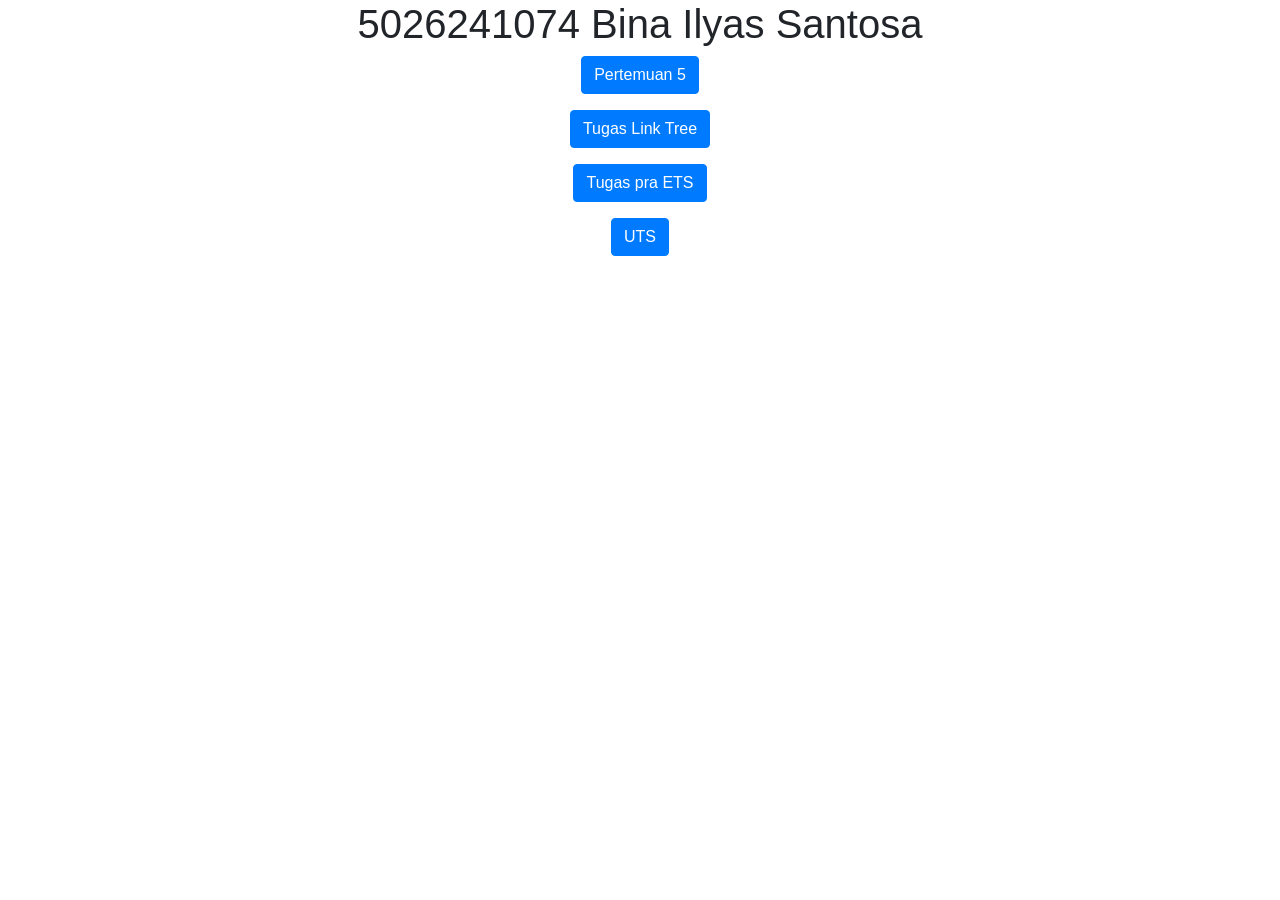
<file: index.html>
<!doctype html>
<html lang="en">
<head>
    <title>5026241074</title>
    <meta charset="utf-8" />
    <meta name="viewport" content="width=device-width, initial-scale=1" />
    <link
        rel="stylesheet"
        href="https://cdn.jsdelivr.net/npm/bootstrap@4.6.2/dist/css/bootstrap.min.css"
    />
    <script src="https://cdn.jsdelivr.net/npm/jquery@3.7.1/dist/jquery.slim.min.js"></script>
    <script src="https://cdn.jsdelivr.net/npm/popper.js@1.16.1/dist/umd/popper.min.js"></script>
    <script src="https://cdn.jsdelivr.net/npm/bootstrap@4.6.2/dist/js/bootstrap.bundle.min.js"></script>
</head>
<body>
    <div class="container">
        <center>
            <h1>5026241074 Bina Ilyas Santosa</h1>

            <p>
                <a href="pertemuan5.html" target="_blank" class="btn btn-primary">Pertemuan 5</a>
            </p>

            <p>
                <a href="linktree.html" target="_blank" class="btn btn-primary">Tugas Link Tree</a>
            </p>

            <p>
                <a href="tugas_ets.html" target="_blank" class="btn btn-primary">
                     Tugas pra ETS 
                </a>
            </p>

            <p>
                <a href="5026241074_Bina_Ilyas_Santosa.html" target="_blank" class="btn btn-primary">UTS</a>
            </p>
        </center>
    </div>
</body>
</html>
</file>
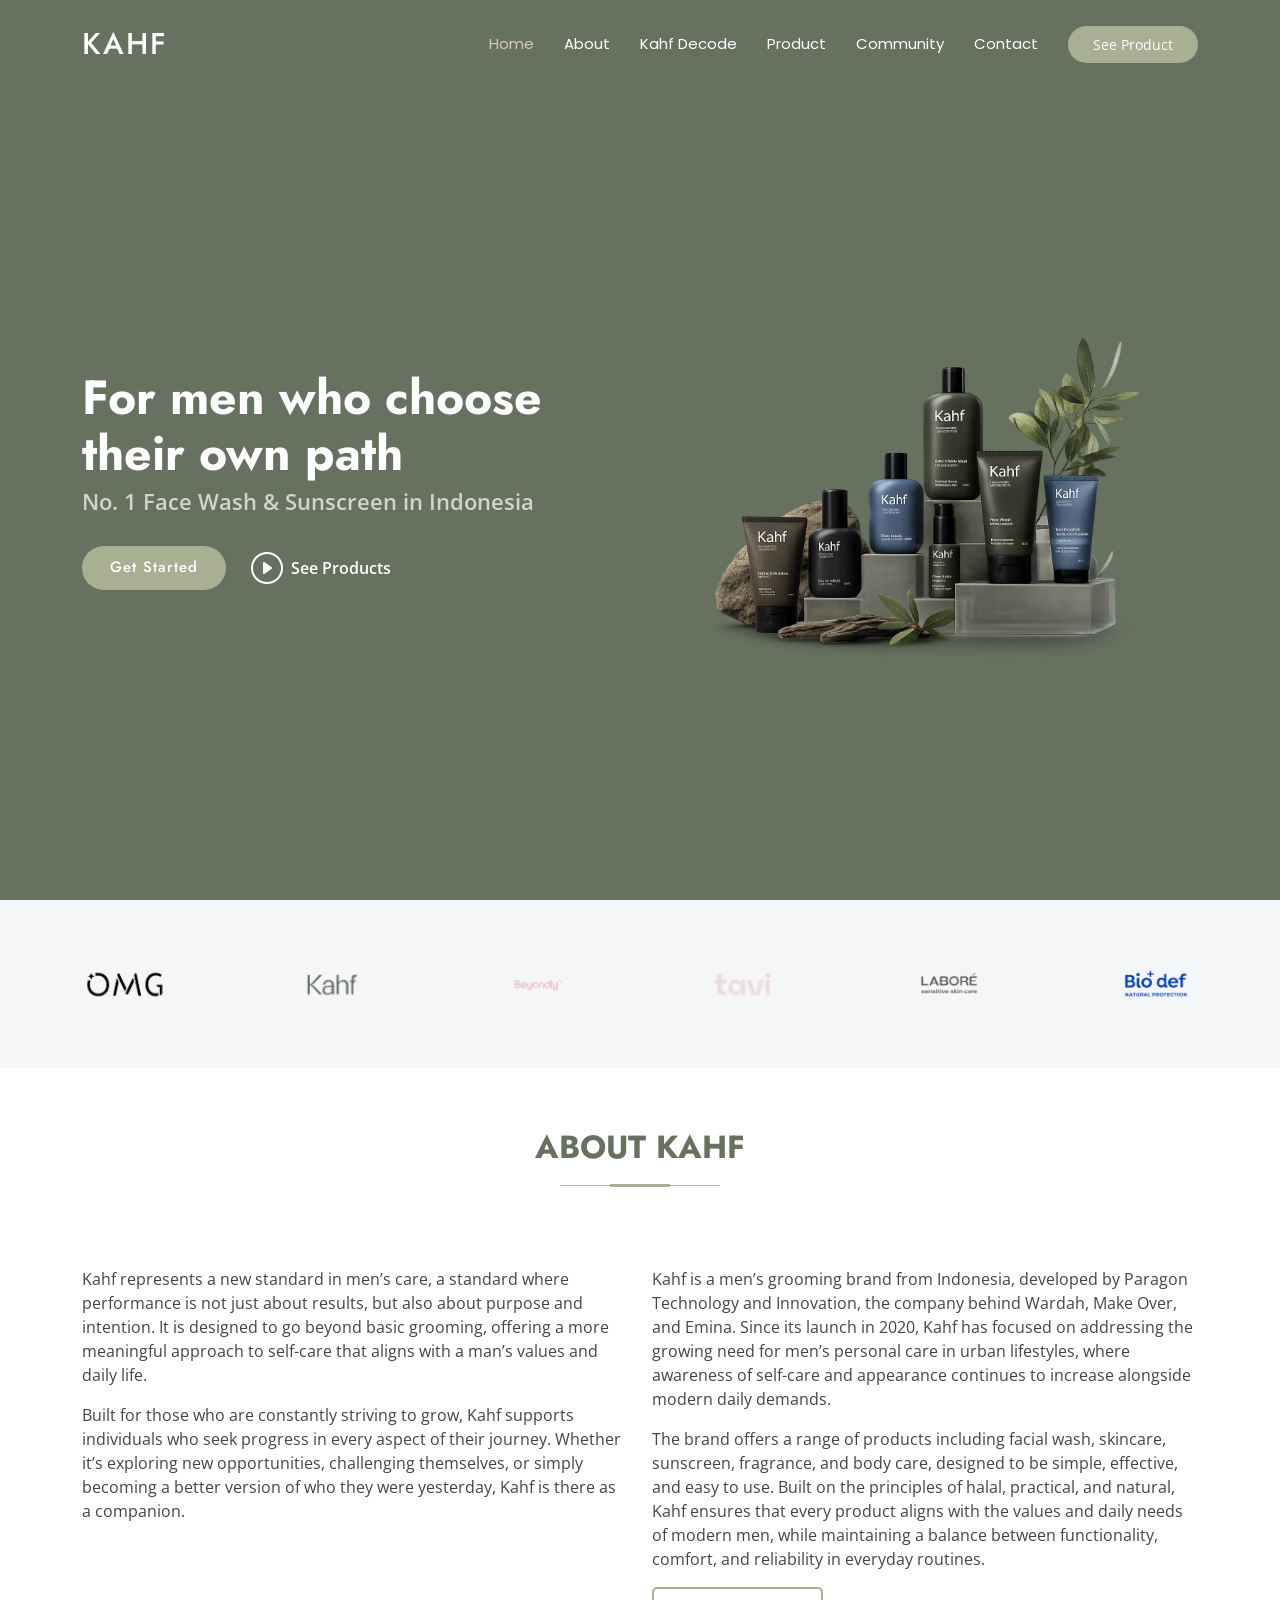
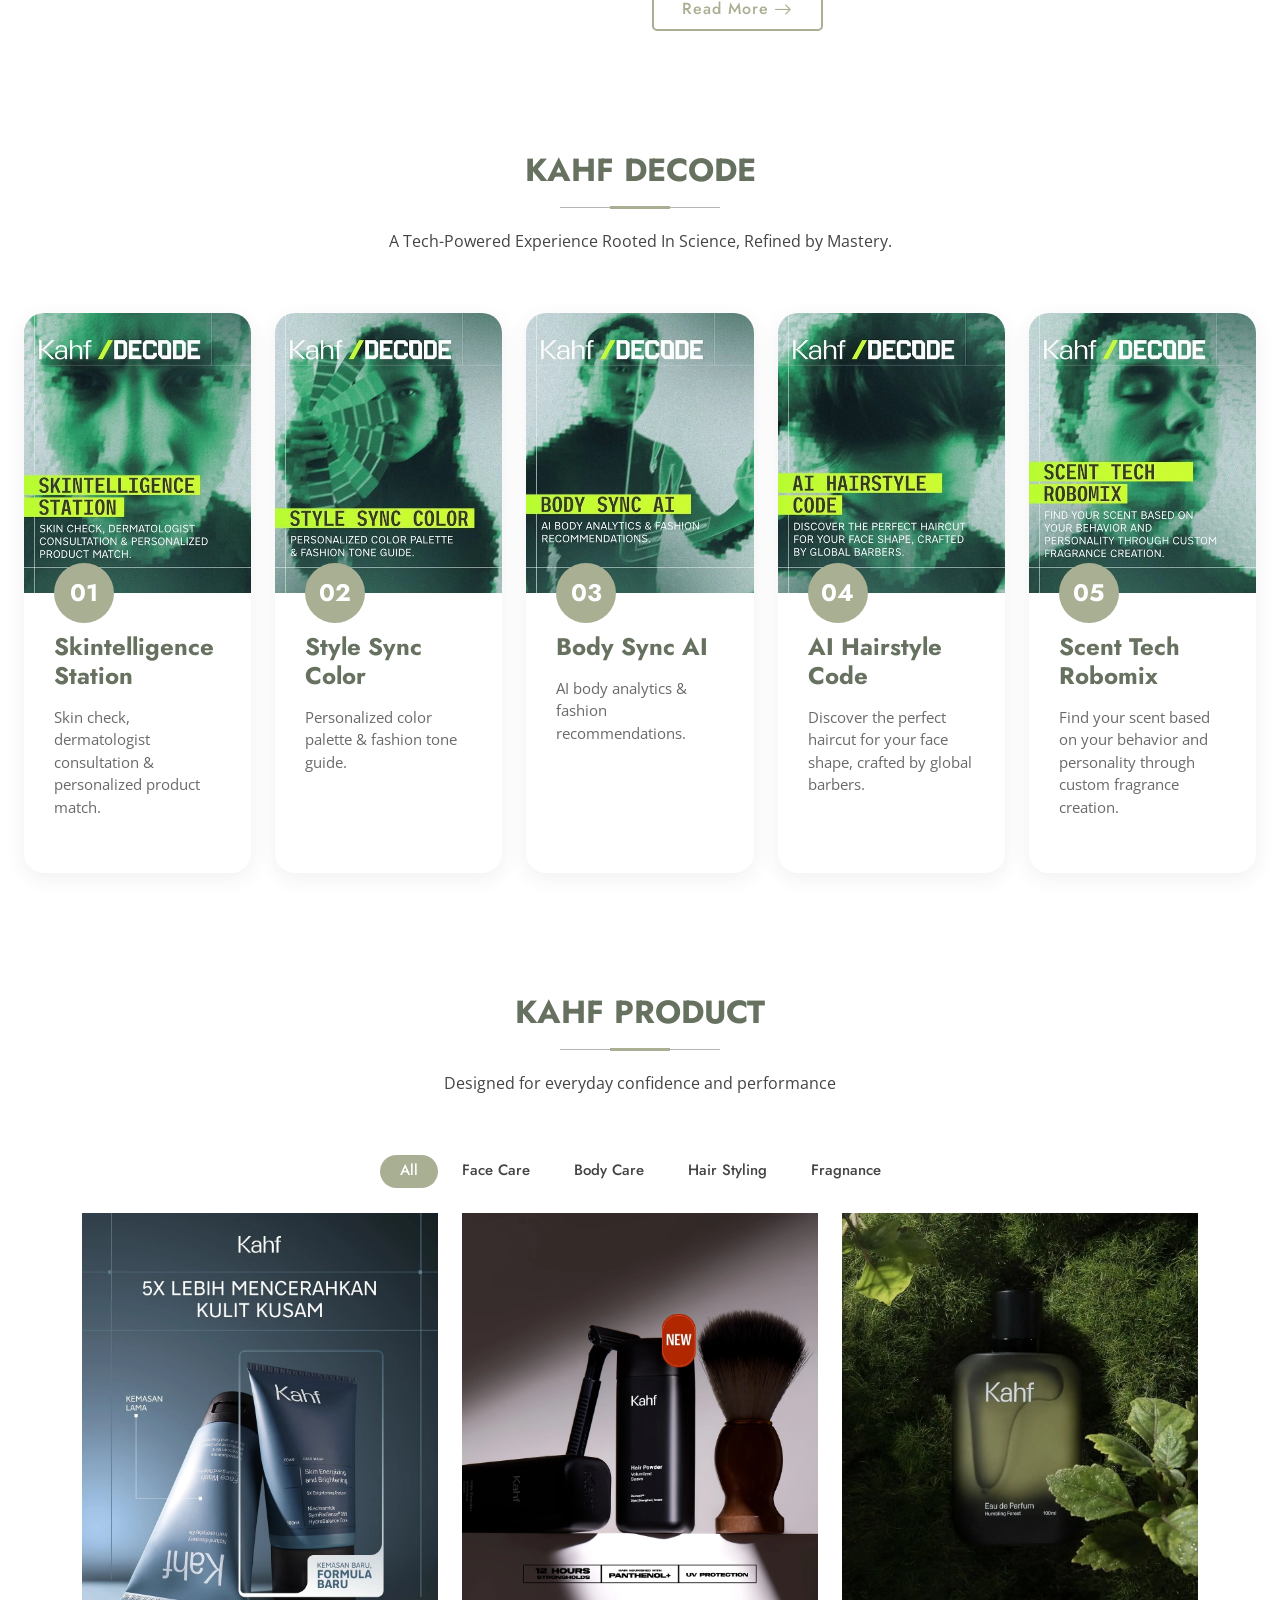
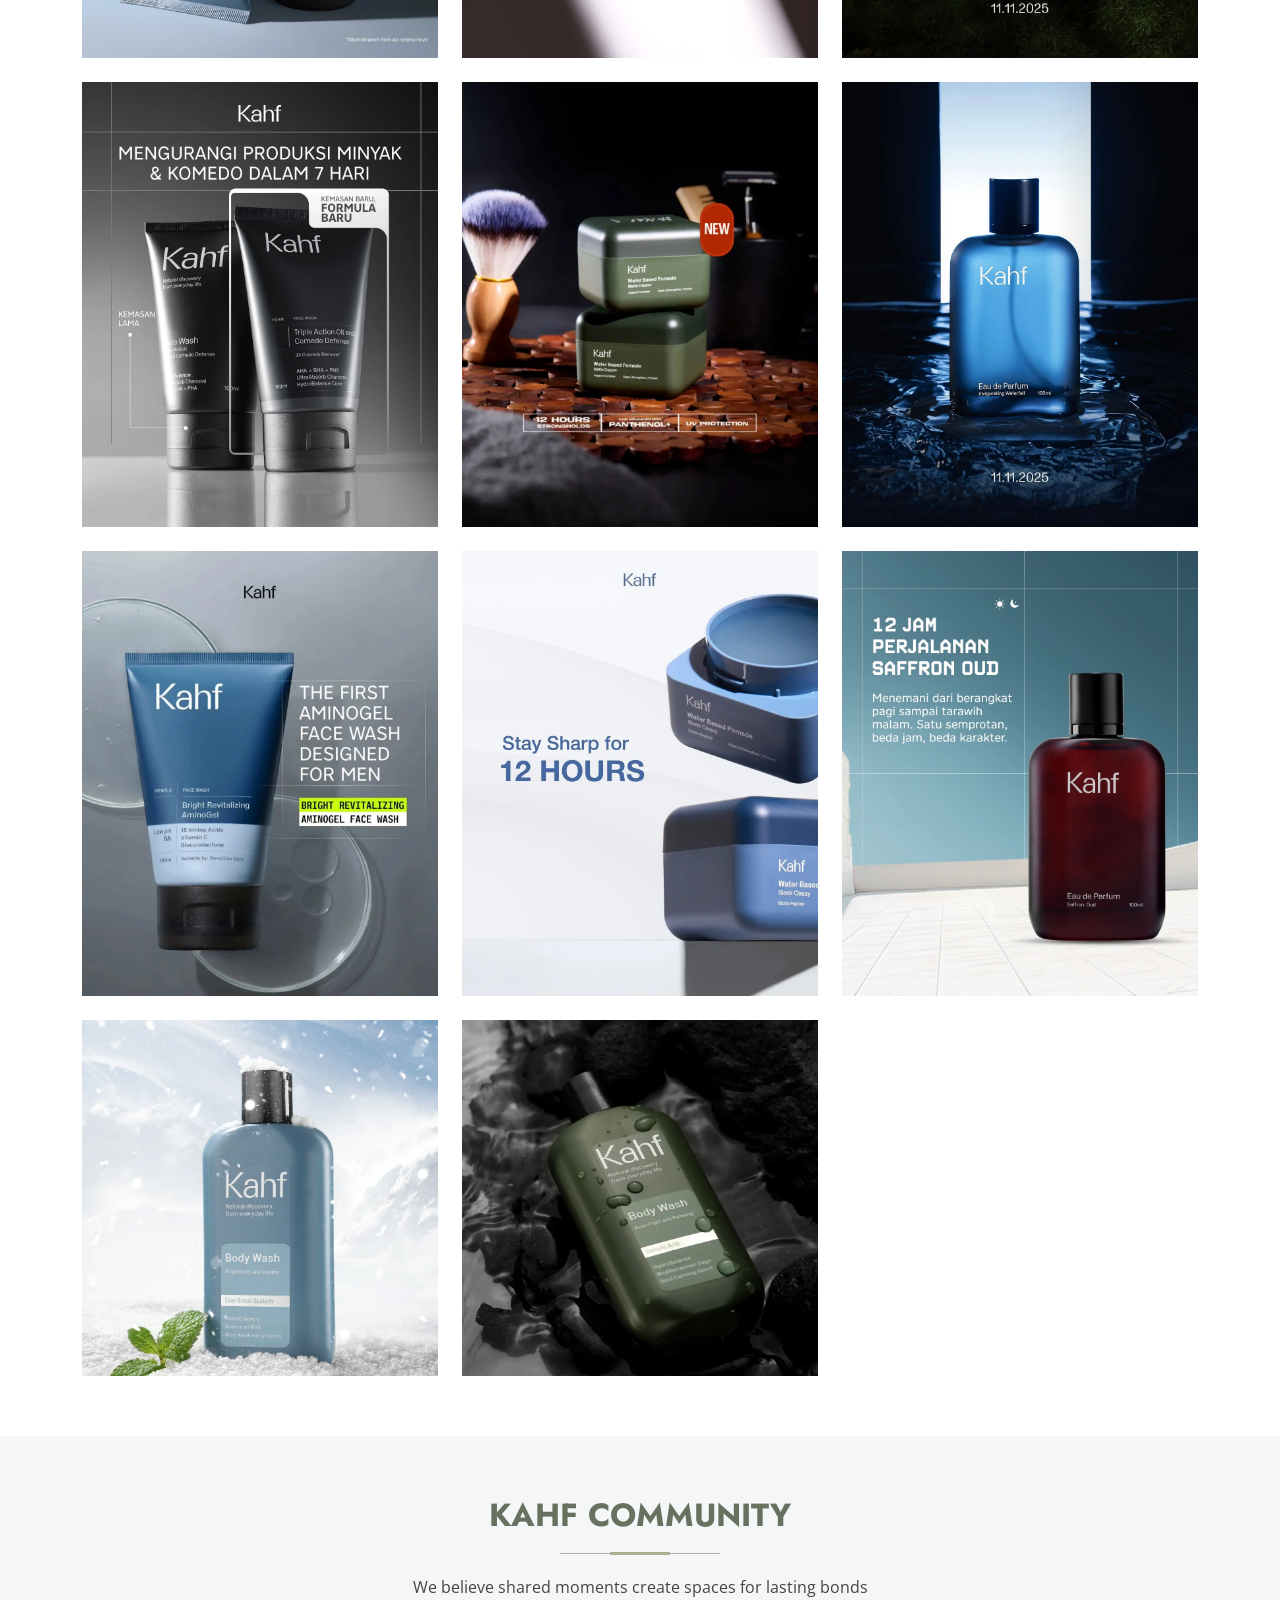
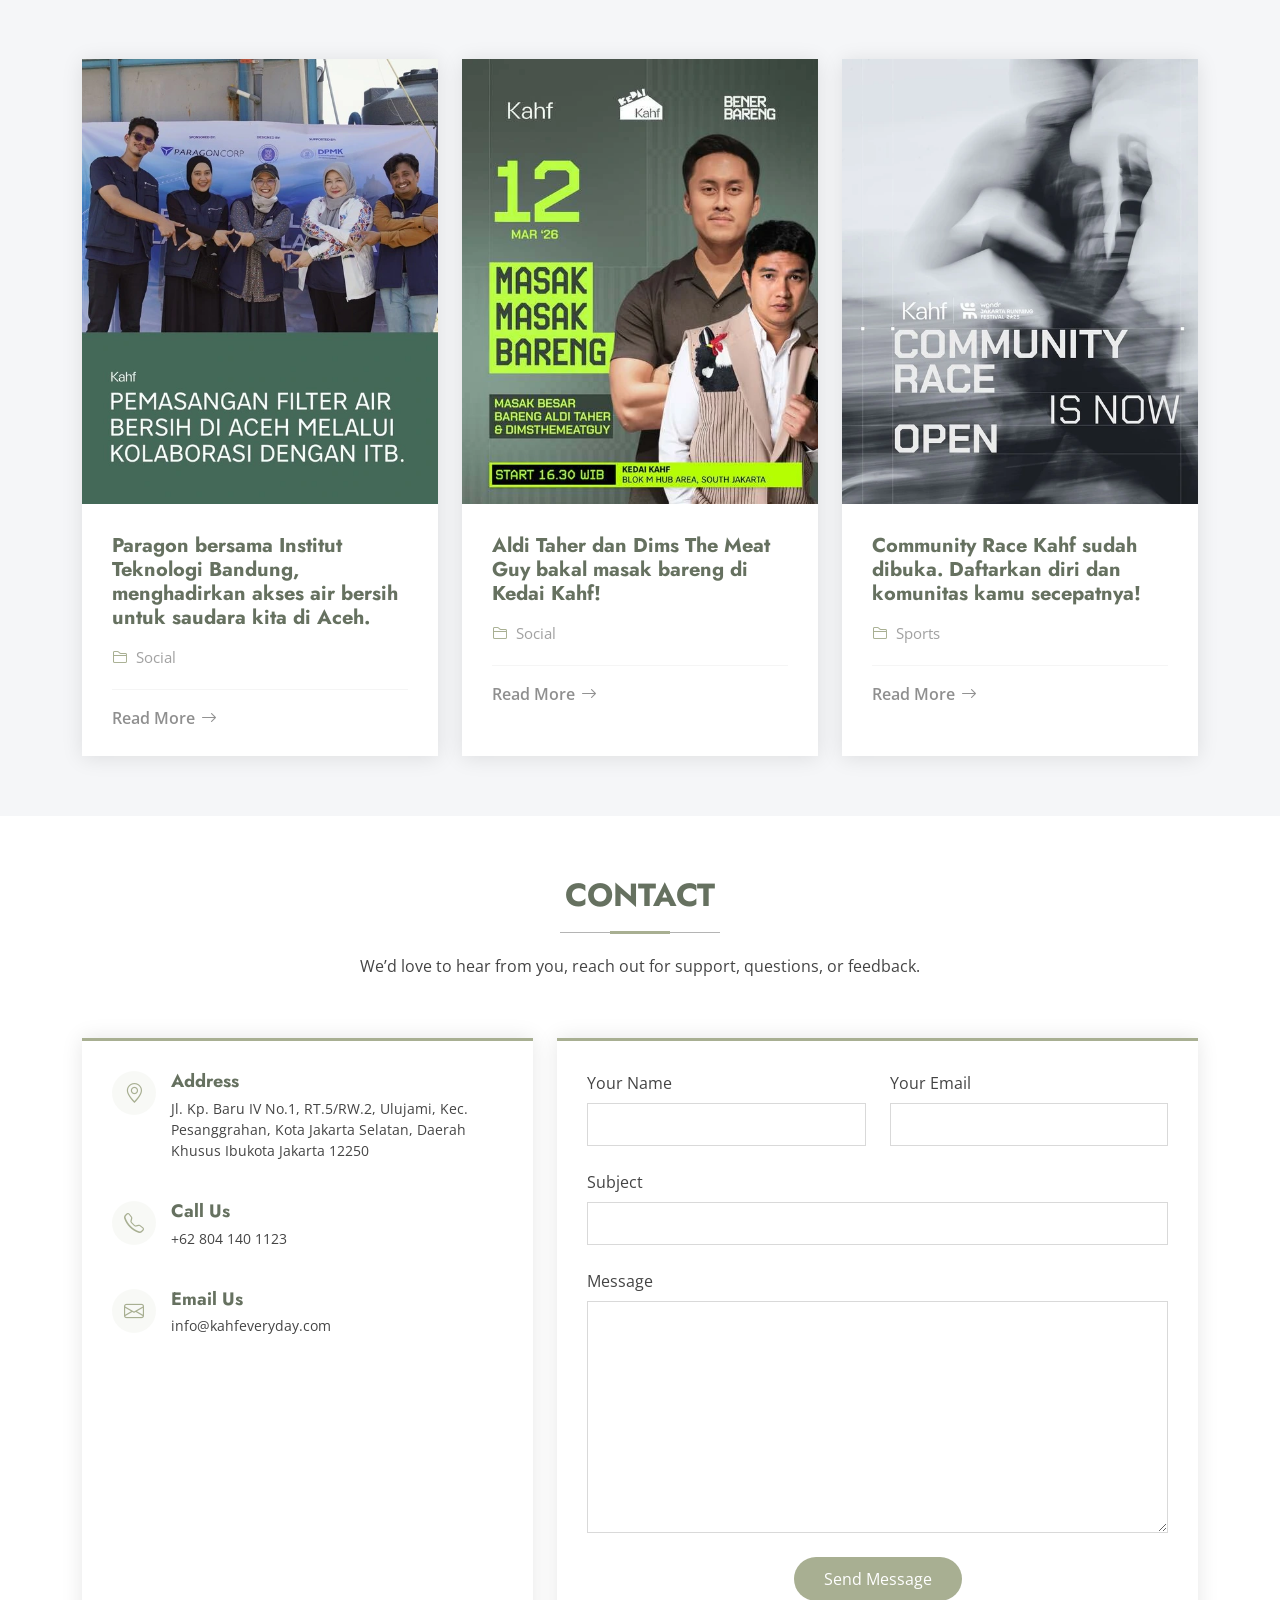
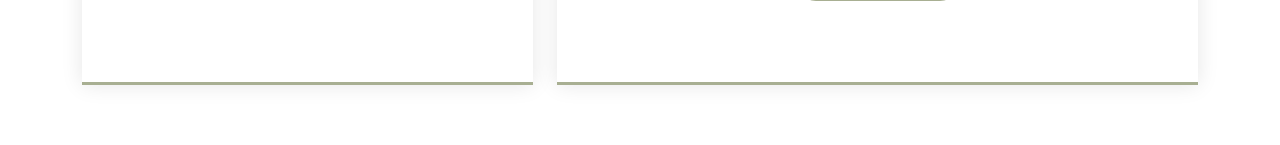
<file: tugas_ets.html>
<!DOCTYPE html>
<html lang="en">

<head>
  <meta charset="utf-8">
  <meta content="width=device-width, initial-scale=1.0" name="viewport">
  <title>Kahfeveryday</title>
  <meta name="description" content="">
  <meta name="keywords" content="">

  <!-- Favicons -->
  <link href="assetsInstagram/img/favicon.jpg" rel="icon">
  <link href="assetsInstagram/img/apple-touch-icon.png" rel="apple-touch-icon">

  <!-- Fonts -->
  <link href="https://fonts.googleapis.com" rel="preconnect">
  <link href="https://fonts.gstatic.com" rel="preconnect" crossorigin>
  <link href="https://fonts.googleapis.com/css2?family=Open+Sans:ital,wght@0,300;0,400;0,500;0,600;0,700;0,800;1,300;1,400;1,500;1,600;1,700;1,800&family=Poppins:ital,wght@0,100;0,200;0,300;0,400;0,500;0,600;0,700;0,800;0,900;1,100;1,200;1,300;1,400;1,500;1,600;1,700;1,800;1,900&family=Jost:ital,wght@0,100;0,200;0,300;0,400;0,500;0,600;0,700;0,800;0,900;1,100;1,200;1,300;1,400;1,500;1,600;1,700;1,800;1,900&display=swap" rel="stylesheet">

  <!-- Vendor CSS Files -->
  <link href="assetsInstagram/vendor/bootstrap/css/bootstrap.min.css" rel="stylesheet">
  <link href="assetsInstagram/vendor/bootstrap-icons/bootstrap-icons.css" rel="stylesheet">
  <link href="assetsInstagram/vendor/aos/aos.css" rel="stylesheet">
  <link href="assetsInstagram/vendor/glightbox/css/glightbox.min.css" rel="stylesheet">
  <link href="assetsInstagram/vendor/swiper/swiper-bundle.min.css" rel="stylesheet">

  <!-- Main CSS File -->
  <link href="assetsInstagram/css/main.css" rel="stylesheet">

  <!-- =======================================================
  * Template Name: Arsha
  * Template URL: https://bootstrapmade.com/arsha-free-bootstrap-html-template-corporate/
  * Updated: Feb 22 2025 with Bootstrap v5.3.3
  * Author: BootstrapMade.com
  * License: https://bootstrapmade.com/license/
  ======================================================== -->
</head>

<body class="index-page">

  <header id="header" class="header d-flex align-items-center fixed-top">
    <div class="container-fluid container-xl position-relative d-flex align-items-center">

      <a href="#hero" class="logo d-flex align-items-center me-auto">
        <!-- Uncomment the line below if you also wish to use an image logo -->
        <!-- <img src="assetsInstagram/img/logo.webp" alt=""> -->
        <h1 class="sitename">kahf</h1>
      </a>

      <nav id="navmenu" class="navmenu">
        <ul>
          <li><a href="#hero" class="active">Home</a></li>
          <li><a href="#about">About</a></li>
          <li><a href="#kahfdecode">Kahf Decode</a></li>
          <li><a href="#product">Product</a></li>
          <li><a href="#community">Community</a></li>
          <li><a href="#contact">Contact</a></li>
        </ul>
        <i class="mobile-nav-toggle d-xl-none bi bi-list"></i>
      </nav>

      <a class="btn-getstarted" href="#product">See Product</a>

    </div>
  </header>

  <main class="main">

    <!-- Hero Section -->
    <section id="hero" class="hero section dark-background">

      <div class="container">
        <div class="row gy-4">
          <div class="col-lg-6 order-2 order-lg-1 d-flex flex-column justify-content-center" data-aos="zoom-out">
            <h1>For men who choose their own path</h1>
            <p>No. 1 Face Wash & Sunscreen in Indonesia</p>
            <div class="d-flex">
              <a href="#about" class="btn-get-started">Get Started</a>
              <a href="https://www.youtube.com/watch?v=-B1zonQq4SY" class="glightbox btn-watch-video d-flex align-items-center"><i class="bi bi-play-circle"></i><span>See Products</span></a>
            </div>
          </div>
          <div class="col-lg-6 order-1 order-lg-2 hero-img" data-aos="zoom-out" data-aos-delay="200">
            <img src="assetsInstagram/img/hero-img.png" class="img-fluid animated" alt="">
          </div>
        </div>
      </div>

    </section><!-- /Hero Section -->

    <!-- Paragon Brand Section -->
    <section id="paragonbrand" class="paragonbrand section light-background">

      <div class="container" data-aos="zoom-in">

        <div class="swiper init-swiper">
          <script type="application/json" class="swiper-config">
            {
              "loop": true,
              "speed": 600,
              "autoplay": {
                "delay": 5000
              },
              "slidesPerView": "auto",
              "pagination": {
                "el": ".swiper-pagination",
                "type": "bullets",
                "clickable": true
              },
              "breakpoints": {
                "320": {
                  "slidesPerView": 2,
                  "spaceBetween": 40
                },
                "480": {
                  "slidesPerView": 3,
                  "spaceBetween": 60
                },
                "640": {
                  "slidesPerView": 4,
                  "spaceBetween": 80
                },
                "992": {
                  "slidesPerView": 5,
                  "spaceBetween": 120
                },
                "1200": {
                  "slidesPerView": 6,
                  "spaceBetween": 120
                }
              }
            }
          </script>
          <div class="swiper-wrapper align-items-center">
            <div class="swiper-slide"><img src="assetsInstagram/img/clients/clients-1.webp" class="img-fluid" alt=""></div>
            <div class="swiper-slide"><img src="assetsInstagram/img/clients/clients-2.webp" class="img-fluid" alt=""></div>
            <div class="swiper-slide"><img src="assetsInstagram/img/clients/clients-3.webp" class="img-fluid" alt=""></div>
            <div class="swiper-slide"><img src="assetsInstagram/img/clients/clients-4.webp" class="img-fluid" alt=""></div>
            <div class="swiper-slide"><img src="assetsInstagram/img/clients/clients-5.webp" class="img-fluid" alt=""></div>
            <div class="swiper-slide"><img src="assetsInstagram/img/clients/clients-6.webp" class="img-fluid" alt=""></div>
            <div class="swiper-slide"><img src="assetsInstagram/img/clients/clients-7.webp" class="img-fluid" alt=""></div>
            <div class="swiper-slide"><img src="assetsInstagram/img/clients/clients-8.webp" class="img-fluid" alt=""></div>
          </div>
        </div>

      </div>

    </section><!-- /About Section -->

    <!-- About Section -->
    <section id="about" class="about section">

      <!-- Section Title -->
      <div class="container section-title" data-aos="fade-up">
        <h2>About Kahf</h2>
      </div><!-- End Section Title -->

      <div class="container">

        <div class="row gy-4">

          <div class="col-lg-6 content" data-aos="fade-up" data-aos-delay="100">
            <p>
              Kahf represents a new standard in men’s care, a standard where performance is not just about results, but also about purpose and intention. 
              It is designed to go beyond basic grooming, offering a more meaningful approach to self-care that aligns with a man’s values and daily life.
              </p>
              <p>
              Built for those who are constantly striving to grow, Kahf supports individuals who seek progress in every aspect of their journey.
               Whether it’s exploring new opportunities, challenging themselves, or simply becoming a better version of who they were yesterday, Kahf is there as a companion.
            </p>
          </div>

          <div class="col-lg-6" data-aos="fade-up" data-aos-delay="200">
            <p>
              Kahf is a men’s grooming brand from Indonesia, developed by Paragon Technology and Innovation, the company behind Wardah, Make Over, and Emina. Since its launch in 2020, Kahf has focused on addressing the growing need for men’s personal care in urban lifestyles, where awareness of self-care and appearance continues to increase alongside modern daily demands.
            </p>
            <p>
              The brand offers a range of products including facial wash, skincare, sunscreen, fragrance, and body care, designed to be simple, effective, and easy to use. Built on the principles of halal, practical, and natural, Kahf ensures that every product aligns with the values and daily needs of modern men, while maintaining a balance between functionality, comfort, and reliability in everyday routines.
            </p>
            <a href="https://www.instagram.com/kahfeveryday/" target="_blank" class="read-more"><span>Read More</span><i class="bi bi-arrow-right"></i></a>
          </div>

        </div>

      </div>

    </section><!-- /About Section -->


    <!-- Kahf Decode Section -->
    <section id="kahfdecode" class="kahfdecode section">

      <!-- Section Title -->
      <div class="container section-title" data-aos="fade-up">
        <h2>Kahf Decode</h2>
        <p>A Tech-Powered Experience Rooted In Science, Refined by Mastery.</p>
      </div>

      <div class="container-fluid px-4" data-aos="fade-up" data-aos-delay="100">

        <div class="row gy-4 row-cols-2 row-cols-sm-3 row-cols-md-4 row-cols-lg-5 justify-content-center">

          <div class="col" data-aos="fade-up" data-aos-delay="200">
            <div class="steps-item">
              <div class="steps-image">
                <img src="assetsInstagram/img/steps/steps-1.webp" alt="Skintelligence Station" class="img-fluid" loading="lazy">
              </div>
              <div class="steps-content">
                <div class="steps-number">01</div>
                <h3>Skintelligence Station</h3>
                <p>Skin check, dermatologist consultation &amp; personalized product match.</p>
              </div>
            </div>
          </div>

          <div class="col" data-aos="fade-up" data-aos-delay="300">
            <div class="steps-item">
              <div class="steps-image">
                <img src="assetsInstagram/img/steps/steps-2.webp" alt="Style Sync Color" class="img-fluid" loading="lazy">
              </div>
              <div class="steps-content">
                <div class="steps-number">02</div>
                <h3>Style Sync Color</h3>
                <p>Personalized color palette &amp; fashion tone guide.</p>
              </div>
            </div>
          </div>

          <div class="col" data-aos="fade-up" data-aos-delay="400">
            <div class="steps-item">
              <div class="steps-image">
                <img src="assetsInstagram/img/steps/steps-3.webp" alt="Body Sync AI" class="img-fluid" loading="lazy">
              </div>
              <div class="steps-content">
                <div class="steps-number">03</div>
                <h3>Body Sync AI</h3>
                <p>AI body analytics &amp; fashion recommendations.</p>
              </div>
            </div>
          </div>

          <div class="col" data-aos="fade-up" data-aos-delay="500">
            <div class="steps-item">
              <div class="steps-image">
                <img src="assetsInstagram/img/steps/steps-4.webp" alt="AI Hairstyle Code" class="img-fluid" loading="lazy">
              </div>
              <div class="steps-content">
                <div class="steps-number">04</div>
                <h3>AI Hairstyle Code</h3>
                <p>Discover the perfect haircut for your face shape, crafted by global barbers.</p>
              </div>
            </div>
          </div>

          <div class="col" data-aos="fade-up" data-aos-delay="600">
            <div class="steps-item">
              <div class="steps-image">
                <img src="assetsInstagram/img/steps/steps-5.webp" alt="Scent Tech Robomix" class="img-fluid" loading="lazy">
              </div>
              <div class="steps-content">
                <div class="steps-number">05</div>
                <h3>Scent Tech Robomix</h3>
                <p>Find your scent based on your behavior and personality through custom fragrance creation.</p>
              </div>
            </div>
          </div>

        </div>

      </div>

    </section>


    <!-- Product Section -->
    <section id="product" class="product section">

      <!-- Section Title -->
      <div class="container section-title" data-aos="fade-up">
        <h2>Kahf Product</h2>
        <p>Designed for everyday confidence and performance</p>
      </div><!-- End Section Title -->

      <div class="container">

        <div class="isotope-layout" data-default-filter="*" data-layout="masonry" data-sort="original-order">

          <ul class="product-filters isotope-filters" data-aos="fade-up" data-aos-delay="100">
            <li data-filter="*" class="filter-active">All</li>
            <li data-filter=".filter-face">Face Care</li>
            <li data-filter=".filter-bodycare">Body Care</li>
            <li data-filter=".filter-hair">Hair Styling</li>
            <li data-filter=".filter-parfum">Fragnance</li>
          </ul><!-- End product Filters -->

          <div class="row gy-4 isotope-container" data-aos="fade-up" data-aos-delay="200">

            <!-- Face Care  --> 
            <div class="col-lg-4 col-md-6 product-item isotope-item filter-face">
              <img src="assetsInstagram/img/portfolio/face-1.webp" class="img-fluid" alt="">
              <div class="product-info">
                <h4>Kahf Skin Energizing and Brightening Face Wash</h4>
                <p>Membersihkan wajah sekaligus membantu mencerahkan dan menyegarkan kulit setiap hari.</p>
                <a href="assetsInstagram/img/portfolio/face-1.webp" title="Kahf Skin Energizing and Brightening Face Wash" data-gallery="product-gallery-face" class="glightbox preview-link"><i class="bi bi-zoom-in"></i></a>
                <a href="https://www.instagram.com/p/DR9JkvVEw3g/?img_index=2" target="_blank" title="More Details" class="details-link"><i class="bi bi-link-45deg"></i></a>
              </div>
            </div><!-- End product Item -->

            <div class="col-lg-4 col-md-6 product-item isotope-item filter-hair">
              <img src="assetsInstagram/img/portfolio/hair-1.webp" class="img-fluid" alt="">
              <div class="product-info">
                <h4>Kahf Volumized Suave Water Based Hair Powder</h4>
                <p>Memberikan volume natural dan tampilan rambut yang ringan tanpa rasa lengket.</p>
                <a href="assetsInstagram/img/portfolio/hair-1.webp" title="Kahf Volumized Suave Water Based Hair Powder" data-gallery="product-gallery-hair" class="glightbox preview-link"><i class="bi bi-zoom-in"></i></a>
                <a href="https://www.instagram.com/p/DBnKFBYvQkt/" target="_blank" title="More Details" class="details-link"><i class="bi bi-link-45deg"></i></a>
              </div>
            </div><!-- End product Item -->

            <div class="col-lg-4 col-md-6 product-item isotope-item filter-parfum">
              <img src="assetsInstagram/img/portfolio/fragnance-1.webp" class="img-fluid" alt="">
              <div class="product-info">
                <h4>Kahf Eau de Parfum Humbling</h4>
                <p>Aroma lembut dan elegan yang memberikan kesan tenang dan percaya diri</p>
                <a href="assetsInstagram/img/portfolio/fragnance-1.webp" title="Kahf Eau de Parfum Humbling" data-gallery="product-gallery-parfum" class="glightbox preview-link"><i class="bi bi-zoom-in"></i></a>
                <a href="https://www.instagram.com/p/DQ4DWSMkztW/" target="_blank" title="More Details" class="details-link"><i class="bi bi-link-45deg"></i></a>
              </div>
            </div><!-- End product Item -->

            <div class="col-lg-4 col-md-6 product-item isotope-item filter-face">
              <img src="assetsInstagram/img/portfolio/face-2.webp" class="img-fluid" alt="">
              <div class="product-info">
                <h4>Kahf Triple Action Oil and Comedo Defense Face Wash</h4>
                <p>Mengontrol minyak, melawan komedo, dan menjaga kulit tetap bersih sepanjang hari.</p>
                <a href="assetsInstagram/img/portfolio/face-2.webp" title="Kahf Triple Action Oil and Comedo Defense Face Wash" data-gallery="product-gallery-face" class="glightbox preview-link"><i class="bi bi-zoom-in"></i></a>
                <a href="https://www.instagram.com/p/DR9erg2iRmk/?img_index=2" title="More Details" class="details-link"><i class="bi bi-link-45deg"></i></a>
              </div>
            </div><!-- End product Item -->

            <div class="col-lg-4 col-md-6 product-item isotope-item filter-hair">
              <img src="assetsInstagram/img/portfolio/hair-2.webp" class="img-fluid" alt="">
              <div class="product-info">
                <h4>Kahf Matte Dapper Water Based Pomade</h4>
                <p>Memberikan gaya rambut rapi dengan hasil akhir matte yang natural.</p>
                <a href="assetsInstagram/img/portfolio/hair-2.webp" title="Kahf Matte Dapper Water Based Pomade" data-gallery="product-gallery-hair" class="glightbox preview-link"><i class="bi bi-zoom-in"></i></a>
                <a href="https://www.instagram.com/p/DBkxLxOvTr7/" target="_blank" title="More Details" class="details-link"><i class="bi bi-link-45deg"></i></a>
              </div>
            </div><!-- End product Item -->

            <div class="col-lg-4 col-md-6 product-item isotope-item filter-parfum">
              <img src="assetsInstagram/img/portfolio/fragnance-2.webp" class="img-fluid" alt="">
              <div class="product-info">
                <h4>Kahf Eau de Parfum Invigorating</h4>
                <p>Wangi segar dan energik yang menemani aktivitas sepanjang hari.</p>
                <a href="assetsInstagram/img/portfolio/fragnance-2.webp" title="Kahf Eau de Parfum Invigorating" data-gallery="product-gallery-parfum" class="glightbox preview-link"><i class="bi bi-zoom-in"></i></a>
                <a href="https://www.instagram.com/p/DQ3PAG-k1qv/" target="_blank" title="More Details" class="details-link"><i class="bi bi-link-45deg"></i></a>
              </div>
            </div><!-- End product Item -->

            <div class="col-lg-4 col-md-6 product-item isotope-item filter-face">
              <img src="assetsInstagram/img/portfolio/face-3.webp" class="img-fluid" alt="">
              <div class="product-info">
                <h4>Kahf Bright Revitalizing Aminogel Face Wash</h4>
                <p>Membersihkan secara lembut sambil membantu meremajakan dan menjaga kesehatan kulit.</p>
                <a href="assetsInstagram/img/portfolio/face-3.webp" title="Kahf Bright Revitalizing Aminogel Face Wash" data-gallery="product-gallery-face" class="glightbox preview-link"><i class="bi bi-zoom-in"></i></a>
                <a href="https://www.instagram.com/p/DLPJ6FPz4ve/?img_index=1v" target="_blank" title="More Details" class="details-link"><i class="bi bi-link-45deg"></i></a>
              </div>
            </div><!-- End product Item -->

            <div class="col-lg-4 col-md-6 product-item isotope-item filter-hair">
              <img src="assetsInstagram/img/portfolio/hair-3.webp" class="img-fluid" alt="">
              <div class="product-info">
                <h4>Kahf Pomade Sleek Classy</h4>
                <p>Menciptakan tampilan rambut yang sleek dan classy dengan daya tahan yang baik.</p>
                <a href="assetsInstagram/img/portfolio/hair-3.webp" title="Kahf Pomade Sleek Classy" data-gallery="product-gallery-hair" class="glightbox preview-link"><i class="bi bi-zoom-in"></i></a>
                <a href="https://www.instagram.com/p/DKHYFPuT7N-/" target="_blank" title="More Details" class="details-link"><i class="bi bi-link-45deg"></i></a>
              </div>
            </div><!-- End product Item -->

            <div class="col-lg-4 col-md-6 product-item isotope-item filter-parfum">
              <img src="assetsInstagram/img/portfolio/fragnance-3.webp" class="img-fluid" alt="">
              <div class="product-info">
                <h4>Kahf Eau de Parfum Saffron Oud</h4>
                <p>Perpaduan aroma hangat dan mewah yang mencerminkan karakter kuat dan berkelas.</p>
                <a href="assetsInstagram/img/portfolio/fragnance-3.webp" title="Kahf Eau de Parfum Saffron Oud" data-gallery="product-gallery-parfum" class="glightbox preview-link"><i class="bi bi-zoom-in"></i></a>
                <a href="https://www.instagram.com/p/DVaO577E7dU/?img_index=1" target="_blank" title="More Details" class="details-link"><i class="bi bi-link-45deg"></i></a>
              </div>
            </div><!-- End product Item -->

            <!--ini untuk yang body wash-->
            <div class="col-lg-4 col-md-6 product-item isotope-item filter-bodycare">
              <img src="assetsInstagram/img/portfolio/body-1.webp" class="img-fluid" alt="">
              <div class="product-info">
                <h4>Kahf Brightening and Cooling Body Wash</h4>
                <p>Memberikan sensasi bersih, cerah, dan dingin yang menyegarkan tubuh sepanjang hari.</p>
                <a href="assetsInstagram/img/portfolio/body-1.webp" title="Kahf Brightening and Cooling Body Wash" data-gallery="product-gallery-bodywash" class="glightbox preview-link"><i class="bi bi-zoom-in"></i></a>
                <a href="https://www.instagram.com/p/C-IPchdShJI/?img_index=1" target="_blank" title="More Details" class="details-link"><i class="bi bi-link-45deg"></i></a>
              </div>
            </div><!-- End product Item -->

            <!--ini untuk yang body wash-->
            <div class="col-lg-4 col-md-6 product-item isotope-item filter-bodycare">
              <img src="assetsInstagram/img/portfolio/body-2.webp" class="img-fluid" alt="">
              <div class="product-info">
                <h4>Kahf Acne Fight and Relaxing Body Wash</h4>
                <p>Membantu melawan jerawat tubuh sekaligus memberikan efek rileks setelah aktivitas.</p>
                <a href="assetsInstagram/img/portfolio/body-2.webp" title="Kahf Acne Fight and Relaxing Body Wash" data-gallery="product-gallery-bodywash" class="glightbox preview-link"><i class="bi bi-zoom-in"></i></a>
                <a href="https://www.instagram.com/p/CnRQCd4vtn5/" target="_blank" title="More Details" class="details-link"><i class="bi bi-link-45deg"></i></a>
              </div>
            </div><!-- End product Item -->



          </div><!-- End product Container -->

        </div>

      </div>

    </section><!-- /product Section -->



    <!-- Kahf Community -->
    <section id="community" class="community section light-background">

      <!-- Section Title -->
      <div class="container section-title" data-aos="fade-up">
        <h2>Kahf Community</h2>
        <p>We believe shared moments create spaces for lasting bonds</p>
      </div><!-- End Section Title -->

      <div class="container">

        <div class="row gy-5">

          <div class="col-xl-4 col-md-6">
            <div class="post-item position-relative h-100" data-aos="fade-up" data-aos-delay="100">

              <div class="post-img position-relative overflow-hidden">
                <img src="assetsInstagram/img/blog/blog-post-1.webp" class="img-fluid" alt="">
              </div>

              <div class="post-content d-flex flex-column">

                <h3 class="post-title"> Paragon bersama Institut Teknologi Bandung, menghadirkan akses air bersih untuk saudara kita di Aceh.</h3>

                <div class="meta d-flex align-items-center">
                  <div class="d-flex align-items-center">
                    <i class="bi bi-folder2"></i> <span class="ps-2">Social</span>
                  </div>
                </div>
                <hr>
                <a href="https://www.instagram.com/p/DWOC9a_EY1x/?img_index=1" target="_blank" class="readmore stretched-link"><span>Read More</span><i class="bi bi-arrow-right"></i></a>

              </div>

            </div>
          </div><!-- End post item -->

          <div class="col-xl-4 col-md-6">
            <div class="post-item position-relative h-100" data-aos="fade-up" data-aos-delay="200">

              <div class="post-img position-relative overflow-hidden">
                <img src="assetsInstagram/img/blog/blog-post-2.webp" class="img-fluid" alt="">
              </div>

              <div class="post-content d-flex flex-column">

                <h3 class="post-title">Aldi Taher dan Dims The Meat Guy bakal masak bareng di Kedai Kahf!</h3>

                <div class="meta d-flex align-items-center">
                  <div class="d-flex align-items-center">
                    <i class="bi bi-folder2"></i> <span class="ps-2">Social</span>
                  </div>
                </div>
                <hr>
                <a href="https://www.instagram.com/p/DVwBCzdE36X/" target="_blank" class="readmore stretched-link"><span>Read More</span><i class="bi bi-arrow-right"></i></a>

              </div>

            </div>
          </div><!-- End post item -->

          <div class="col-xl-4 col-md-6" data-aos="fade-up" data-aos-delay="300">
            <div class="post-item position-relative h-100">

              <div class="post-img position-relative overflow-hidden">
                <img src="assetsInstagram/img/blog/blog-post-3.webp" class="img-fluid" alt="">
              </div>

              <div class="post-content d-flex flex-column">

                <h3 class="post-title">Community Race Kahf sudah dibuka. Daftarkan diri dan komunitas kamu secepatnya!</h3>

                <div class="meta d-flex align-items-center">
                  <div class="d-flex align-items-center">
                    <i class="bi bi-folder2"></i> <span class="ps-2">Sports</span>
                  </div>
                </div>
                <hr>
                <a href="https://www.instagram.com/p/DQEIxFvE6Rc/?img_index=1" target="_blank" class="readmore stretched-link"><span>Read More</span><i class="bi bi-arrow-right"></i></a>

              </div>

            </div>
          </div><!-- End post item -->

        </div>

      </div>

    </section><!-- /Recent Blog Postst Section -->

    <!-- Contact Section -->
    <section id="contact" class="contact section">

      <!-- Section Title -->
      <div class="container section-title" data-aos="fade-up">
        <h2>Contact</h2>
        <p>We’d love to hear from you, reach out for support, questions, or feedback.</p>
      </div><!-- End Section Title -->

      <div class="container" data-aos="fade-up" data-aos-delay="100">

        <div class="row gy-4">

          <div class="col-lg-5">

            <div class="info-wrap">
              <div class="info-item d-flex" data-aos="fade-up" data-aos-delay="200">
                <i class="bi bi-geo-alt flex-shrink-0"></i>
                <div>
                  <h3>Address</h3>
                  <p>Jl. Kp. Baru IV No.1, RT.5/RW.2, Ulujami, Kec. Pesanggrahan, Kota Jakarta Selatan, Daerah Khusus Ibukota Jakarta 12250</p>
                </div>
              </div><!-- End Info Item -->

              <div class="info-item d-flex" data-aos="fade-up" data-aos-delay="300">
                <i class="bi bi-telephone flex-shrink-0"></i>
                <div>
                  <h3>Call Us</h3>
                  <p>+62 804 140 1123</p>
                </div>
              </div><!-- End Info Item -->

              <div class="info-item d-flex" data-aos="fade-up" data-aos-delay="400">
                <i class="bi bi-envelope flex-shrink-0"></i>
                <div>
                  <h3>Email Us</h3>
                  <p>info@kahfeveryday.com</p>
                </div>
              </div><!-- End Info Item -->

              <iframe src="https://www.google.com/maps/embed?pb=!1m18!1m12!1m3!1d991.5716890485155!2d106.76006752229574!3d-6.225871481959162!2m3!1f0!2f0!3f0!3m2!1i1024!2i768!4f13.1!3m3!1m2!1s0x2e69f0d1bdcc141b%3A0xd95a9784f83c0065!2sPT%20Paragon%20Technology%20and%20Innovation%20-%20Paragon%203!5e0!3m2!1sen!2sid!4v1777733427792!5m2!1sen!2sid" frameborder="0" style="border:0; width: 100%; height: 270px;" allowfullscreen="" loading="lazy" referrerpolicy="no-referrer-when-downgrade"></iframe>
            </div>
          </div>

          <div class="col-lg-7">
            <form action="forms/contact.php" method="post" class="php-email-form" data-aos="fade-up" data-aos-delay="200">
              <div class="row gy-4">

                <div class="col-md-6">
                  <label for="name-field" class="pb-2">Your Name</label>
                  <input type="text" name="name" id="name-field" class="form-control" required="">
                </div>

                <div class="col-md-6">
                  <label for="email-field" class="pb-2">Your Email</label>
                  <input type="email" class="form-control" name="email" id="email-field" required="">
                </div>

                <div class="col-md-12">
                  <label for="subject-field" class="pb-2">Subject</label>
                  <input type="text" class="form-control" name="subject" id="subject-field" required="">
                </div>

                <div class="col-md-12">
                  <label for="message-field" class="pb-2">Message</label>
                  <textarea class="form-control" name="message" rows="10" id="message-field" required=""></textarea>
                </div>

                <div class="col-md-12 text-center">
                  <div class="loading">Loading</div>
                  <div class="error-message"></div>
                  <div class="sent-message">Your message has been sent. Thank you!</div>

                  <button type="submit">Send Message</button>
                </div>

              </div>
            </form>
          </div><!-- End Contact Form -->

        </div>

      </div>

    </section><!-- /Contact Section -->

  </main>


  <!-- Scroll Top -->
  <a href="#" id="scroll-top" class="scroll-top d-flex align-items-center justify-content-center"><i class="bi bi-arrow-up-short"></i></a>

  <!-- Preloader -->
  <div id="preloader"></div>

  <!-- Vendor JS Files -->
  <script src="assetsInstagram/vendor/bootstrap/js/bootstrap.bundle.min.js"></script>
  <script src="assetsInstagram/vendor/php-email-form/validate.js"></script>
  <script src="assetsInstagram/vendor/aos/aos.js"></script>
  <script src="assetsInstagram/vendor/glightbox/js/glightbox.min.js"></script>
  <script src="assetsInstagram/vendor/swiper/swiper-bundle.min.js"></script>
  <script src="assetsInstagram/vendor/waypoints/noframework.waypoints.js"></script>
  <script src="assetsInstagram/vendor/imagesloaded/imagesloaded.pkgd.min.js"></script>
  <script src="assetsInstagram/vendor/isotope-layout/isotope.pkgd.min.js"></script>

  <!-- Main JS File -->
  <script src="assetsInstagram/js/main.js"></script>

</body>

</html>
</file>
<file: assetsInstagram/css/main.css>
/**
* Template Name: Arsha
* Template URL: https://bootstrapmade.com/arsha-free-bootstrap-html-template-corporate/
* Updated: Feb 22 2025 with Bootstrap v5.3.3
* Author: BootstrapMade.com
* License: https://bootstrapmade.com/license/
*/

/*--------------------------------------------------------------
# Font & Color Variables
# Help: https://bootstrapmade.com/color-system/
--------------------------------------------------------------*/
/* Fonts */
:root {
  --default-font: "Open Sans",  system-ui, -apple-system, "Segoe UI", Roboto, "Helvetica Neue", Arial, "Noto Sans", "Liberation Sans", sans-serif, "Apple Color Emoji", "Segoe UI Emoji", "Segoe UI Symbol", "Noto Color Emoji";
  --heading-font: "Jost",  sans-serif;
  --nav-font: "Poppins",  sans-serif;
}

/* Global Colors - The following color variables are used throughout the website. Updating them here will change the color scheme of the entire website */
:root { 
  --background-color: #ffffff; /* Background color for the entire website, including individual sections */
  --default-color: #444444; /* Default color used for the majority of the text content across the entire website */
  --heading-color: #667160; /* Color for headings, subheadings and title throughout the website */
  --accent-color: #a8af92; /* Accent color that represents your brand on the website. It's used for buttons, links, and other elements that need to stand out */
  --surface-color: #ffffff; /* The surface color is used as a background of boxed elements within sections, such as cards, icon boxes, or other elements that require a visual separation from the global background. */
  --contrast-color: #ffffff; /* Contrast color for text, ensuring readability against backgrounds of accent, heading, or default colors. */
}

/* Nav Menu Colors - The following color variables are used specifically for the navigation menu. They are separate from the global colors to allow for more customization options */
:root {
  --nav-color: #ffffff;  /* The default color of the main navmenu links */
  --nav-hover-color: #d6cbb3; /* Applied to main navmenu links when they are hovered over or active */
  --nav-mobile-background-color: #ffffff; /* Used as the background color for mobile navigation menu */
  --nav-dropdown-background-color: #ffffff; /* Used as the background color for dropdown items that appear when hovering over primary navigation items */
  --nav-dropdown-color: #444444; /* Used for navigation links of the dropdown items in the navigation menu. */
  --nav-dropdown-hover-color: #d6cbb3; /* Similar to --nav-hover-color, this color is applied to dropdown navigation links when they are hovered over. */
}

/* Color Presets - These classes override global colors when applied to any section or element, providing reuse of the sam color scheme. */

.light-background {
  --background-color: #f5f6f8;
  --surface-color: #ffffff;
}

.dark-background {
  --background-color: #667160;
  --default-color: #ffffff;
  --heading-color: #ffffff;
  --surface-color: #778172;
  --contrast-color: #ffffff;
}

/* Smooth scroll */
:root {
  scroll-behavior: smooth;
}

/*--------------------------------------------------------------
# General Styling & Shared Classes
--------------------------------------------------------------*/
body {
  color: var(--default-color);
  background-color: var(--background-color);
  font-family: var(--default-font);
}

a {
  color: var(--accent-color);
  text-decoration: none;
  transition: 0.3s;
}

a:hover {
  color: color-mix(in srgb, var(--accent-color), transparent 25%);
  text-decoration: none;
}

h1,
h2,
h3,
h4,
h5,
h6 {
  color: var(--heading-color);
  font-family: var(--heading-font);
}

/* PHP Email Form Messages
------------------------------*/
.php-email-form .error-message {
  display: none;
  background: #df1529;
  color: #ffffff;
  text-align: left;
  padding: 15px;
  margin-bottom: 24px;
  font-weight: 600;
}

.php-email-form .sent-message {
  display: none;
  color: #ffffff;
  background: #059652;
  text-align: center;
  padding: 15px;
  margin-bottom: 24px;
  font-weight: 600;
}

.php-email-form .loading {
  display: none;
  background: var(--surface-color);
  text-align: center;
  padding: 15px;
  margin-bottom: 24px;
}

.php-email-form .loading:before {
  content: "";
  display: inline-block;
  border-radius: 50%;
  width: 24px;
  height: 24px;
  margin: 0 10px -6px 0;
  border: 3px solid var(--accent-color);
  border-top-color: var(--surface-color);
  animation: php-email-form-loading 1s linear infinite;
}

@keyframes php-email-form-loading {
  0% {
    transform: rotate(0deg);
  }

  100% {
    transform: rotate(360deg);
  }
}

/*--------------------------------------------------------------
# Global Header
--------------------------------------------------------------*/
.header {
  --background-color: #3d4d6a;
  --heading-color: #ffffff;
  color: var(--default-color);
  background-color: var(--background-color);
  padding: 15px 0;
  transition: all 0.5s;
  z-index: 997;
}

.header .logo {
  line-height: 1;
}

.header .logo img {
  max-height: 36px;
  margin-right: 8px;
}

.header .logo h1 {
  font-size: 30px;
  margin: 0;
  font-weight: 500;
  color: var(--heading-color);
  letter-spacing: 2px;
  text-transform: uppercase;
}

.header .btn-getstarted,
.header .btn-getstarted:focus {
  color: var(--contrast-color);
  background: var(--accent-color);
  font-size: 14px;
  padding: 8px 25px;
  margin: 0 0 0 30px;
  border-radius: 50px;
  transition: 0.3s;
}

.header .btn-getstarted:hover,
.header .btn-getstarted:focus:hover {
  color: var(--contrast-color);
  background: color-mix(in srgb, var(--accent-color), transparent 15%);
}

@media (max-width: 1200px) {
  .header .logo {
    order: 1;
  }

  .header .btn-getstarted {
    order: 2;
    margin: 0 15px 0 0;
    padding: 6px 15px;
  }

  .header .navmenu {
    order: 3;
  }
}

/* Index Page Header
------------------------------*/
.index-page .header {
  --background-color: rgba(255, 255, 255, 0);
  --heading-color: #ffffff;
  --nav-color: #ffffff;
}

/* Index Page Header on Scroll
------------------------------*/
.index-page.scrolled .header {
  --background-color: rgba(102, 113, 96, 0.9);
}

/*--------------------------------------------------------------
# Navigation Menu
--------------------------------------------------------------*/
/* Desktop Navigation */
@media (min-width: 1200px) {
  .navmenu {
    padding: 0;
  }

  .navmenu ul {
    margin: 0;
    padding: 0;
    display: flex;
    list-style: none;
    align-items: center;
  }

  .navmenu li {
    position: relative;
  }

  .navmenu a,
  .navmenu a:focus {
    color: var(--nav-color);
    padding: 18px 15px;
    font-size: 15px;
    font-family: var(--nav-font);
    font-weight: 400;
    display: flex;
    align-items: center;
    justify-content: space-between;
    white-space: nowrap;
    transition: 0.3s;
  }

  .navmenu a i,
  .navmenu a:focus i {
    font-size: 12px;
    line-height: 0;
    margin-left: 5px;
    transition: 0.3s;
  }

  .navmenu li:last-child a {
    padding-right: 0;
  }

  .navmenu li:hover>a,
  .navmenu .active,
  .navmenu .active:focus {
    color: var(--nav-hover-color);
  }

  .navmenu .dropdown ul {
    margin: 0;
    padding: 10px 0;
    background: var(--nav-dropdown-background-color);
    display: block;
    position: absolute;
    visibility: hidden;
    left: 14px;
    top: 130%;
    opacity: 0;
    transition: 0.3s;
    border-radius: 4px;
    z-index: 99;
    box-shadow: 0px 0px 30px rgba(0, 0, 0, 0.1);
  }

  .navmenu .dropdown ul li {
    min-width: 200px;
  }

  .navmenu .dropdown ul a {
    padding: 10px 20px;
    font-size: 15px;
    text-transform: none;
    color: var(--nav-dropdown-color);
  }

  .navmenu .dropdown ul a i {
    font-size: 12px;
  }

  .navmenu .dropdown ul a:hover,
  .navmenu .dropdown ul .active:hover,
  .navmenu .dropdown ul li:hover>a {
    color: var(--nav-dropdown-hover-color);
  }

  .navmenu .dropdown:hover>ul {
    opacity: 1;
    top: 100%;
    visibility: visible;
  }

  .navmenu .dropdown .dropdown ul {
    top: 0;
    left: -90%;
    visibility: hidden;
  }

  .navmenu .dropdown .dropdown:hover>ul {
    opacity: 1;
    top: 0;
    left: -100%;
    visibility: visible;
  }

  .navmenu .megamenu {
    position: static;
  }

  .navmenu .megamenu ul {
    margin: 0;
    padding: 10px;
    background: var(--nav-dropdown-background-color);
    box-shadow: 0px 0px 20px rgba(0, 0, 0, 0.1);
    position: absolute;
    top: 130%;
    left: 0;
    right: 0;
    visibility: hidden;
    opacity: 0;
    display: flex;
    transition: 0.3s;
    border-radius: 4px;
    z-index: 99;
  }

  .navmenu .megamenu ul li {
    flex: 1;
  }

  .navmenu .megamenu ul li a,
  .navmenu .megamenu ul li:hover>a {
    padding: 10px 20px;
    font-size: 15px;
    color: var(--nav-dropdown-color);
  }

  .navmenu .megamenu ul li a:hover,
  .navmenu .megamenu ul li .active,
  .navmenu .megamenu ul li .active:hover {
    color: var(--nav-dropdown-hover-color);
  }

  .navmenu .megamenu:hover>ul {
    opacity: 1;
    top: 100%;
    visibility: visible;
  }

  .navmenu .dd-box-shadow {
    box-shadow: 0px 0px 30px rgba(0, 0, 0, 0.1);
  }
}

/* Mobile Navigation */
@media (max-width: 1199px) {
  .mobile-nav-toggle {
    color: var(--nav-color);
    font-size: 28px;
    line-height: 0;
    margin-right: 10px;
    cursor: pointer;
    transition: color 0.3s;
  }

  .navmenu {
    padding: 0;
    z-index: 9997;
  }

  .navmenu ul {
    display: none;
    list-style: none;
    position: absolute;
    inset: 60px 20px 20px 20px;
    padding: 10px 0;
    margin: 0;
    border-radius: 6px;
    background-color: var(--nav-mobile-background-color);
    overflow-y: auto;
    transition: 0.3s;
    z-index: 9998;
    box-shadow: 0px 0px 30px rgba(0, 0, 0, 0.1);
  }

  .navmenu a,
  .navmenu a:focus {
    color: var(--nav-dropdown-color);
    padding: 10px 20px;
    font-family: var(--nav-font);
    font-size: 17px;
    font-weight: 500;
    display: flex;
    align-items: center;
    justify-content: space-between;
    white-space: nowrap;
    transition: 0.3s;
  }

  .navmenu a i,
  .navmenu a:focus i {
    font-size: 12px;
    line-height: 0;
    margin-left: 5px;
    width: 30px;
    height: 30px;
    display: flex;
    align-items: center;
    justify-content: center;
    border-radius: 50%;
    transition: 0.3s;
    background-color: color-mix(in srgb, var(--accent-color), transparent 90%);
  }

  .navmenu a i:hover,
  .navmenu a:focus i:hover {
    background-color: var(--accent-color);
    color: var(--contrast-color);
  }

  .navmenu a:hover,
  .navmenu .active,
  .navmenu .active:focus {
    color: var(--nav-dropdown-hover-color);
  }

  .navmenu .active i,
  .navmenu .active:focus i {
    background-color: var(--accent-color);
    color: var(--contrast-color);
    transform: rotate(180deg);
  }

  .navmenu .dropdown ul {
    position: static;
    display: none;
    z-index: 99;
    padding: 10px 0;
    margin: 10px 20px;
    background-color: var(--nav-dropdown-background-color);
    border: 1px solid color-mix(in srgb, var(--default-color), transparent 90%);
    box-shadow: none;
    transition: all 0.5s ease-in-out;
  }

  .navmenu .dropdown ul ul {
    background-color: rgba(33, 37, 41, 0.1);
  }

  .navmenu .dropdown>.dropdown-active {
    display: block;
    background-color: rgba(33, 37, 41, 0.03);
  }

  .mobile-nav-active {
    overflow: hidden;
  }

  .mobile-nav-active .mobile-nav-toggle {
    color: #fff;
    position: absolute;
    font-size: 32px;
    top: 15px;
    right: 15px;
    margin-right: 0;
    z-index: 9999;
  }

  .mobile-nav-active .navmenu {
    position: fixed;
    overflow: hidden;
    inset: 0;
    background: rgba(33, 37, 41, 0.8);
    transition: 0.3s;
  }

  .mobile-nav-active .navmenu>ul {
    display: block;
  }
}

/*--------------------------------------------------------------
# Global Footer
--------------------------------------------------------------*/
.footer {
  color: var(--default-color);
  background-color: var(--background-color);
  font-size: 14px;
  padding-bottom: 50px;
  position: relative;
}

.footer .footer-newsletter {
  background-color: color-mix(in srgb, var(--heading-color), transparent 95%);
  padding: 50px 0;
}

.footer .footer-newsletter h4 {
  font-size: 24px;
}

.footer .footer-newsletter .newsletter-form {
  margin-top: 30px;
  margin-bottom: 15px;
  padding: 6px 8px;
  position: relative;
  background-color: color-mix(in srgb, var(--background-color), transparent 50%);
  border: 1px solid color-mix(in srgb, var(--default-color), transparent 90%);
  box-shadow: 0px 2px 25px rgba(0, 0, 0, 0.1);
  display: flex;
  transition: 0.3s;
  border-radius: 50px;
}

.footer .footer-newsletter .newsletter-form:focus-within {
  border-color: var(--accent-color);
}

.footer .footer-newsletter .newsletter-form input[type=email] {
  border: 0;
  padding: 4px;
  width: 100%;
  background-color: color-mix(in srgb, var(--background-color), transparent 50%);
  color: var(--default-color);
}

.footer .footer-newsletter .newsletter-form input[type=email]:focus-visible {
  outline: none;
}

.footer .footer-newsletter .newsletter-form input[type=submit] {
  border: 0;
  font-size: 16px;
  padding: 0 20px;
  margin: -7px -8px -7px 0;
  background: var(--accent-color);
  color: var(--contrast-color);
  transition: 0.3s;
  border-radius: 50px;
}

.footer .footer-newsletter .newsletter-form input[type=submit]:hover {
  background: color-mix(in srgb, var(--accent-color), transparent 20%);
}

.footer .footer-top {
  padding-top: 50px;
}

.footer .social-links a {
  display: flex;
  align-items: center;
  justify-content: center;
  width: 40px;
  height: 40px;
  border-radius: 50%;
  border: 1px solid color-mix(in srgb, var(--default-color), transparent 50%);
  font-size: 16px;
  color: color-mix(in srgb, var(--default-color), transparent 20%);
  margin-right: 10px;
  transition: 0.3s;
}

.footer .social-links a:hover {
  color: var(--accent-color);
  border-color: var(--accent-color);
}

.footer h4 {
  font-size: 16px;
  font-weight: bold;
  position: relative;
  padding-bottom: 12px;
}

.footer .footer-links {
  margin-bottom: 30px;
}

.footer .footer-links ul {
  list-style: none;
  padding: 0;
  margin: 0;
}

.footer .footer-links ul i {
  margin-right: 3px;
  font-size: 12px;
  line-height: 0;
  color: var(--accent-color);
}

.footer .footer-links ul li {
  padding: 10px 0;
  display: flex;
  align-items: center;
}

.footer .footer-links ul li:first-child {
  padding-top: 0;
}

.footer .footer-links ul a {
  display: inline-block;
  color: color-mix(in srgb, var(--default-color), transparent 20%);
  line-height: 1;
}

.footer .footer-links ul a:hover {
  color: var(--accent-color);
}

.footer .footer-about a {
  color: var(--heading-color);
  font-size: 28px;
  font-weight: 600;
  text-transform: uppercase;
  font-family: var(--heading-font);
}

.footer .footer-contact p {
  margin-bottom: 5px;
}

.footer .copyright {
  padding-top: 25px;
  padding-bottom: 25px;
  border-top: 1px solid color-mix(in srgb, var(--default-color), transparent 90%);
}

.footer .copyright p {
  margin-bottom: 0;
}

.footer .credits {
  margin-top: 6px;
  font-size: 13px;
}

/*--------------------------------------------------------------
# Preloader
--------------------------------------------------------------*/
#preloader {
  position: fixed;
  inset: 0;
  z-index: 999999;
  overflow: hidden;
  background: var(--background-color);
  transition: all 0.6s ease-out;
}

#preloader:before {
  content: "";
  position: fixed;
  top: calc(50% - 30px);
  left: calc(50% - 30px);
  border: 6px solid #ffffff;
  border-color: var(--accent-color) transparent var(--accent-color) transparent;
  border-radius: 50%;
  width: 60px;
  height: 60px;
  animation: animate-preloader 1.5s linear infinite;
}

@keyframes animate-preloader {
  0% {
    transform: rotate(0deg);
  }

  100% {
    transform: rotate(360deg);
  }
}

/*--------------------------------------------------------------
# Scroll Top Button
--------------------------------------------------------------*/
.scroll-top {
  position: fixed;
  visibility: hidden;
  opacity: 0;
  right: 15px;
  bottom: -15px;
  z-index: 99999;
  background-color: var(--accent-color);
  width: 44px;
  height: 44px;
  border-radius: 50px;
  transition: all 0.4s;
}

.scroll-top i {
  font-size: 24px;
  color: var(--contrast-color);
  line-height: 0;
}

.scroll-top:hover {
  background-color: color-mix(in srgb, var(--accent-color), transparent 20%);
  color: var(--contrast-color);
}

.scroll-top.active {
  visibility: visible;
  opacity: 1;
  bottom: 15px;
}

/*--------------------------------------------------------------
# Disable aos animation delay on mobile devices
--------------------------------------------------------------*/
@media screen and (max-width: 768px) {
  [data-aos-delay] {
    transition-delay: 0 !important;
  }
}

/*--------------------------------------------------------------
# Global Page Titles & Breadcrumbs
--------------------------------------------------------------*/
.page-title {
  --background-color: color-mix(in srgb, var(--default-color), transparent 96%);
  color: var(--default-color);
  background-color: var(--background-color);
  padding: 20px 0;
  position: relative;
}

.page-title h1 {
  font-size: 28px;
  font-weight: 700;
  margin: 0;
}

.page-title .breadcrumbs ol {
  display: flex;
  flex-wrap: wrap;
  list-style: none;
  padding: 0 0 10px 0;
  margin: 0;
  font-size: 14px;
}

.page-title .breadcrumbs ol li+li {
  padding-left: 10px;
}

.page-title .breadcrumbs ol li+li::before {
  content: "/";
  display: inline-block;
  padding-right: 10px;
  color: color-mix(in srgb, var(--default-color), transparent 70%);
}

/*--------------------------------------------------------------
# Global Sections
--------------------------------------------------------------*/
section,
.section {
  color: var(--default-color);
  background-color: var(--background-color);
  padding: 60px 0;
  scroll-margin-top: 88px;
  overflow: clip;
}

@media (max-width: 1199px) {

  section,
  .section {
    scroll-margin-top: 66px;
  }
}

/*--------------------------------------------------------------
# Global Section Titles
--------------------------------------------------------------*/
.section-title {
  text-align: center;
  padding-bottom: 60px;
  position: relative;
}

.section-title h2 {
  font-size: 32px;
  font-weight: 700;
  margin-bottom: 20px;
  padding-bottom: 20px;
  text-transform: uppercase;
  position: relative;
}

.section-title h2:before {
  content: "";
  position: absolute;
  display: block;
  width: 160px;
  height: 1px;
  background: color-mix(in srgb, var(--default-color), transparent 60%);
  left: 0;
  right: 0;
  bottom: 1px;
  margin: auto;
}

.section-title h2::after {
  content: "";
  position: absolute;
  display: block;
  width: 60px;
  height: 3px;
  background: var(--accent-color);
  left: 0;
  right: 0;
  bottom: 0;
  margin: auto;
}

.section-title p {
  margin-bottom: 0;
}

/*--------------------------------------------------------------
# Hero Section
--------------------------------------------------------------*/
.hero {
  width: 100%;
  min-height: 100vh;
  position: relative;
  padding: 120px 0 60px 0;
  display: flex;
  align-items: center;
}

.hero h1 {
  margin: 0;
  font-size: 48px;
  font-weight: 700;
  line-height: 56px;
}

.hero p {
  color: color-mix(in srgb, var(--default-color), transparent 30%);
  margin: 5px 0 30px 0;
  font-size: 22px;
  line-height: 1.3;
  font-weight: 600;
}

.hero .btn-get-started {
  color: var(--contrast-color);
  background: var(--accent-color);
  font-family: var(--heading-font);
  font-weight: 500;
  font-size: 15px;
  letter-spacing: 1px;
  display: inline-block;
  padding: 10px 28px 12px 28px;
  border-radius: 50px;
  transition: 0.5s;
}

.hero .btn-get-started:hover {
  color: var(--contrast-color);
  background: color-mix(in srgb, var(--accent-color), transparent 15%);
}

.hero .btn-watch-video {
  font-size: 16px;
  transition: 0.5s;
  margin-left: 25px;
  color: var(--default-color);
  font-weight: 600;
}

.hero .btn-watch-video i {
  color: var(--contrast-color);
  font-size: 32px;
  transition: 0.3s;
  line-height: 0;
  margin-right: 8px;
}

.hero .btn-watch-video:hover {
  color: var(--accent-color);
}

.hero .btn-watch-video:hover i {
  color: color-mix(in srgb, var(--accent-color), transparent 15%);
}

.hero .animated {
  animation: up-down 2s ease-in-out infinite alternate-reverse both;
}

@media (max-width: 640px) {
  .hero h1 {
    font-size: 28px;
    line-height: 36px;
  }

  .hero p {
    font-size: 18px;
    line-height: 24px;
    margin-bottom: 30px;
  }

  .hero .btn-get-started,
  .hero .btn-watch-video {
    font-size: 13px;
  }
}

@keyframes up-down {
  0% {
    transform: translateY(10px);
  }

  100% {
    transform: translateY(-10px);
  }
}

/*--------------------------------------------------------------
# Clients Section
--------------------------------------------------------------*/
.clients {
  padding: 12px 0;
}

.clients .swiper {
  padding: 10px 0;
}

.clients .swiper-wrapper {
  height: auto;
}

.clients .swiper-slide img {
  transition: 0.3s;
  padding: 0 10px;
}

.clients .swiper-slide img:hover {
  transform: scale(1.1);
}

/*--------------------------------------------------------------
# About Section
--------------------------------------------------------------*/
.about ul {
  list-style: none;
  padding: 0;
}

.about ul li {
  padding-bottom: 5px;
  display: flex;
  align-items: center;
}

.about ul i {
  font-size: 20px;
  padding-right: 4px;
  color: var(--accent-color);
}

.about .read-more {
  color: var(--accent-color);
  font-family: var(--heading-font);
  font-weight: 500;
  font-size: 16px;
  letter-spacing: 1px;
  padding: 8px 28px;
  border-radius: 5px;
  transition: 0.3s;
  display: inline-flex;
  align-items: center;
  justify-content: center;
  border: 2px solid var(--accent-color);
}

.about .read-more i {
  font-size: 18px;
  margin-left: 5px;
  line-height: 0;
  transition: 0.3s;
}

.about .read-more:hover {
  background: var(--accent-color);
  color: var(--contrast-color);
}

.about .read-more:hover i {
  transform: translate(5px, 0);
}



/*--------------------------------------------------------------
# Kahf Decode Section
--------------------------------------------------------------*/
.kahfdecode .steps-item {
  background: var(--surface-color);
  border-radius: 20px;
  height: 100%;
  transition: all 0.3s ease-in-out;
  box-shadow: 0 5px 20px color-mix(in srgb, var(--default-color), transparent 92%);
}

.kahfdecode .steps-item .steps-image {
  border-radius: 20px 20px 0 0;
  overflow: hidden;
}

.kahfdecode .steps-item:hover {
  transform: translateY(-10px);
  box-shadow: 0 15px 30px color-mix(in srgb, var(--accent-color), transparent 85%);
}

.kahfdecode .steps-item:hover .steps-number {
  background: var(--accent-color);
  color: var(--contrast-color);
}

.kahfdecode .steps-item:hover .steps-image img {
  transform: scale(1.1);
}

.kahfdecode .steps-image {
  position: relative;
  height: 280px;
}

.kahfdecode .steps-image img {
  width: 100%;
  height: 100%;
  object-fit: cover;
  transition: transform 0.6s ease;
}

.kahfdecode .steps-content {
  position: relative;
  padding: 40px 30px 30px;
}

.kahfdecode .steps-content .steps-number {
  position: absolute;
  left: 30px;
  top: -30px;
  width: 60px;
  height: 60px;
  background: var(--accent-color);
  color: var(--contrast-color);
  border-radius: 50%;
  font-family: var(--heading-font);
  font-size: 24px;
  font-weight: 700;
  display: flex;
  align-items: center;
  justify-content: center;
  transition: all 0.3s ease-in-out;
}

.kahfdecode .steps-content h3 {
  font-size: 24px;
  font-weight: 700;
  margin-bottom: 15px;
}

.kahfdecode .steps-content p {
  font-size: 15px;
  color: color-mix(in srgb, var(--default-color), transparent 20%);
  margin-bottom: 25px;
}

.kahfdecode .steps-features .feature-item {
  display: flex;
  align-items: center;
  margin-bottom: 12px;
}

.kahfdecode .steps-features .feature-item:last-child {
  margin-bottom: 0;
}

.kahfdecode .steps-features .feature-item i {
  color: var(--accent-color);
  font-size: 18px;
  margin-right: 10px;
}

.kahfdecode .steps-features .feature-item span {
  font-size: 14px;
  color: color-mix(in srgb, var(--default-color), transparent 15%);
}

@media (max-width: 1199px) {
  .kahfdecode .steps-image {
    height: 240px;
  }

  .kahfdecode .steps-content {
    padding: 35px 25px 25px;
  }

  .kahfdecode .steps-content h3 {
    font-size: 22px;
  }
}

@media (max-width: 991px) {
  .kahfdecode .steps-item {
    margin-bottom: 30px;
  }

  .kahfdecode .steps-image {
    height: 220px;
  }

  .kahfdecode .steps-content {
    padding: 30px 20px 20px;
  }

  .kahfdecode .steps-content .steps-number {
    width: 50px;
    height: 50px;
    font-size: 20px;
    left: 25px;
    top: -25px;
  }

  .kahfdecode .steps-content h3 {
    font-size: 20px;
    margin-bottom: 12px;
  }

  .kahfdecode .steps-content p {
    font-size: 14px;
    margin-bottom: 20px;
  }
}



/*--------------------------------------------------------------
# product Section
--------------------------------------------------------------*/
.product .product-filters {
  padding: 0;
  margin: 0 auto 20px auto;
  list-style: none;
  text-align: center;
}

.product .product-filters li {
  cursor: pointer;
  display: inline-block;
  padding: 8px 20px 10px 20px;
  margin: 0;
  font-size: 15px;
  font-weight: 500;
  line-height: 1;
  margin-bottom: 5px;
  border-radius: 50px;
  transition: all 0.3s ease-in-out;
  font-family: var(--heading-font);
}

.product .product-filters li:hover,
.product .product-filters li.filter-active {
  color: var(--contrast-color);
  background-color: var(--accent-color);
}

.product .product-filters li:first-child {
  margin-left: 0;
}

.product .product-filters li:last-child {
  margin-right: 0;
}

@media (max-width: 575px) {
  .product .product-filters li {
    font-size: 14px;
    margin: 0 0 10px 0;
  }
}

.product .product-item {
  position: relative;
  overflow: hidden;
}

.product .product-item .product-info {
  opacity: 0;
  position: absolute;
  left: 12px;
  right: 12px;
  bottom: -100%;
  z-index: 3;
  transition: all ease-in-out 0.5s;
  background: color-mix(in srgb, var(--background-color), transparent 10%);
  padding: 15px;
}

.product .product-item .product-info h4 {
  font-size: 18px;
  font-weight: 600;
  padding-right: 50px;
}

.product .product-item .product-info p {
  color: color-mix(in srgb, var(--default-color), transparent 30%);
  font-size: 14px;
  margin-bottom: 0;
  padding-right: 50px;
}

.product .product-item .product-info .preview-link,
.product .product-item .product-info .details-link {
  position: absolute;
  right: 50px;
  font-size: 24px;
  top: calc(50% - 14px);
  color: color-mix(in srgb, var(--default-color), transparent 30%);
  transition: 0.3s;
  line-height: 0;
}

.product .product-item .product-info .preview-link:hover,
.product .product-item .product-info .details-link:hover {
  color: var(--accent-color);
}

.product .product-item .product-info .details-link {
  right: 14px;
  font-size: 28px;
}

.product .product-item:hover .product-info {
  opacity: 1;
  bottom: 0;
}



/*--------------------------------------------------------------
# Community Section
--------------------------------------------------------------*/
.community .post-item {
  background: var(--surface-color);
  box-shadow: 0px 2px 20px rgba(0, 0, 0, 0.1);
  transition: 0.3s;
}

.community .post-item .post-img img {
  transition: 0.5s;
}

.community .post-item .post-date {
  position: absolute;
  right: 0;
  bottom: 0;
  background-color: var(--accent-color);
  color: var(--contrast-color);
  text-transform: uppercase;
  font-size: 13px;
  padding: 6px 12px;
  font-weight: 500;
}

.community .post-item .post-content {
  padding: 30px;
}

.community .post-item .post-title {
  color: var(--heading-color);
  font-size: 20px;
  font-weight: 700;
  transition: 0.3s;
  margin-bottom: 15px;
}

.community .post-item .meta i {
  font-size: 16px;
  color: var(--accent-color);
}

.community .post-item .meta span {
  font-size: 15px;
  color: color-mix(in srgb, var(--default-color), transparent 50%);
}

.community .post-item hr {
  color: color-mix(in srgb, var(--default-color), transparent 80%);
  margin: 20px 0;
}

.community .post-item .readmore {
  display: flex;
  align-items: center;
  font-weight: 600;
  line-height: 1;
  transition: 0.3s;
  color: color-mix(in srgb, var(--default-color), transparent 40%);
}

.community .post-item .readmore i {
  line-height: 0;
  margin-left: 6px;
  font-size: 16px;
}

.community .post-item:hover .post-title,
.community .post-item:hover .readmore {
  color: var(--accent-color);
}

.community .post-item:hover .post-img img {
  transform: scale(1.1);
}

/*--------------------------------------------------------------
# Contact Section
--------------------------------------------------------------*/
.contact .info-wrap {
  background-color: var(--surface-color);
  box-shadow: 0px 0px 20px rgba(0, 0, 0, 0.1);
  border-top: 3px solid var(--accent-color);
  border-bottom: 3px solid var(--accent-color);
  padding: 30px;
  height: 100%;
}

@media (max-width: 575px) {
  .contact .info-wrap {
    padding: 20px;
  }
}

.contact .info-item {
  margin-bottom: 40px;
}

.contact .info-item i {
  font-size: 20px;
  color: var(--accent-color);
  background: color-mix(in srgb, var(--accent-color), transparent 92%);
  width: 44px;
  height: 44px;
  display: flex;
  justify-content: center;
  align-items: center;
  border-radius: 50px;
  transition: all 0.3s ease-in-out;
  margin-right: 15px;
}

.contact .info-item h3 {
  padding: 0;
  font-size: 18px;
  font-weight: 700;
  margin-bottom: 5px;
}

.contact .info-item p {
  padding: 0;
  margin-bottom: 0;
  font-size: 14px;
}

.contact .info-item:hover i {
  background: var(--accent-color);
  color: var(--contrast-color);
}

.contact .php-email-form {
  background-color: var(--surface-color);
  height: 100%;
  padding: 30px;
  border-top: 3px solid var(--accent-color);
  border-bottom: 3px solid var(--accent-color);
  box-shadow: 0px 0px 20px rgba(0, 0, 0, 0.1);
}

@media (max-width: 575px) {
  .contact .php-email-form {
    padding: 20px;
  }
}

.contact .php-email-form input[type=text],
.contact .php-email-form input[type=email],
.contact .php-email-form textarea {
  font-size: 14px;
  padding: 10px 15px;
  box-shadow: none;
  border-radius: 0;
  color: var(--default-color);
  background-color: color-mix(in srgb, var(--background-color), transparent 50%);
  border-color: color-mix(in srgb, var(--default-color), transparent 80%);
}

.contact .php-email-form input[type=text]:focus,
.contact .php-email-form input[type=email]:focus,
.contact .php-email-form textarea:focus {
  border-color: var(--accent-color);
}

.contact .php-email-form input[type=text]::placeholder,
.contact .php-email-form input[type=email]::placeholder,
.contact .php-email-form textarea::placeholder {
  color: color-mix(in srgb, var(--default-color), transparent 70%);
}

.contact .php-email-form button[type=submit] {
  color: var(--contrast-color);
  background: var(--accent-color);
  border: 0;
  padding: 10px 30px;
  transition: 0.4s;
  border-radius: 50px;
}

.contact .php-email-form button[type=submit]:hover {
  background: color-mix(in srgb, var(--accent-color), transparent 25%);
}


/*--------------------------------------------------------------
# Widgets
--------------------------------------------------------------*/
.widgets-container {
  margin: 60px 0 30px 0;
}

.widget-title {
  color: var(--heading-color);
  font-size: 20px;
  font-weight: 600;
  padding: 0 0 0 10px;
  margin: 0 0 20px 0;
  border-left: 4px solid var(--accent-color);
}

.widget-item {
  margin-bottom: 30px;
  background-color: color-mix(in srgb, var(--default-color), transparent 98%);
  border: 1px solid color-mix(in srgb, var(--default-color), transparent 90%);
  padding: 30px;
  border-radius: 5px;
}

.widget-item:last-child {
  margin-bottom: 0;
}

.search-widget form {
  background: var(--background-color);
  border: 1px solid color-mix(in srgb, var(--default-color), transparent 75%);
  padding: 3px 10px;
  position: relative;
  border-radius: 50px;
  transition: 0.3s;
}

.search-widget form input[type=text] {
  border: 0;
  padding: 4px 10px;
  border-radius: 4px;
  width: calc(100% - 40px);
  background-color: var(--background-color);
  color: var(--default-color);
}

.search-widget form input[type=text]:focus {
  outline: none;
}

.search-widget form button {
  background: none;
  color: var(--default-color);
  position: absolute;
  top: 0;
  right: 0;
  bottom: 0;
  border: 0;
  font-size: 16px;
  padding: 0 16px;
  transition: 0.3s;
  line-height: 0;
}

.search-widget form button i {
  line-height: 0;
}

.search-widget form button:hover {
  color: var(--accent-color);
}

.search-widget form:is(:focus-within) {
  border-color: var(--accent-color);
}

.recent-posts-widget .post-item {
  display: flex;
  margin-bottom: 15px;
}

.recent-posts-widget .post-item:last-child {
  margin-bottom: 0;
}

.recent-posts-widget .post-item img {
  width: 80px;
  margin-right: 15px;
}

.recent-posts-widget .post-item h4 {
  font-size: 15px;
  font-weight: bold;
  margin-bottom: 5px;
}

.recent-posts-widget .post-item h4 a {
  color: var(--default-color);
  transition: 0.3s;
}

.recent-posts-widget .post-item h4 a:hover {
  color: var(--accent-color);
}

.recent-posts-widget .post-item time {
  display: block;
  font-style: italic;
  font-size: 14px;
  color: color-mix(in srgb, var(--default-color), transparent 50%);
}

.categories-widget ul {
  list-style: none;
  padding: 0;
  margin: 0;
}

.categories-widget ul li {
  padding-bottom: 10px;
}

.categories-widget ul li:last-child {
  padding-bottom: 0;
}

.categories-widget ul a {
  color: color-mix(in srgb, var(--default-color), transparent 20%);
  transition: 0.3s;
}

.categories-widget ul a:hover {
  color: var(--accent-color);
}

.categories-widget ul a span {
  padding-left: 5px;
  color: color-mix(in srgb, var(--default-color), transparent 50%);
  font-size: 14px;
}

.tags-widget ul {
  list-style: none;
  padding: 0;
  margin: 0;
}

.tags-widget ul li {
  display: inline-block;
}

.tags-widget ul a {
  background-color: color-mix(in srgb, var(--default-color), transparent 94%);
  color: color-mix(in srgb, var(--default-color), transparent 30%);
  border-radius: 50px;
  font-size: 14px;
  padding: 5px 15px;
  margin: 0 6px 8px 0;
  display: inline-block;
  transition: 0.3s;
}

.tags-widget ul a:hover {
  background: var(--accent-color);
  color: var(--contrast-color);
}

.tags-widget ul a span {
  padding-left: 5px;
  color: color-mix(in srgb, var(--default-color), transparent 60%);
  font-size: 14px;
}
</file>
